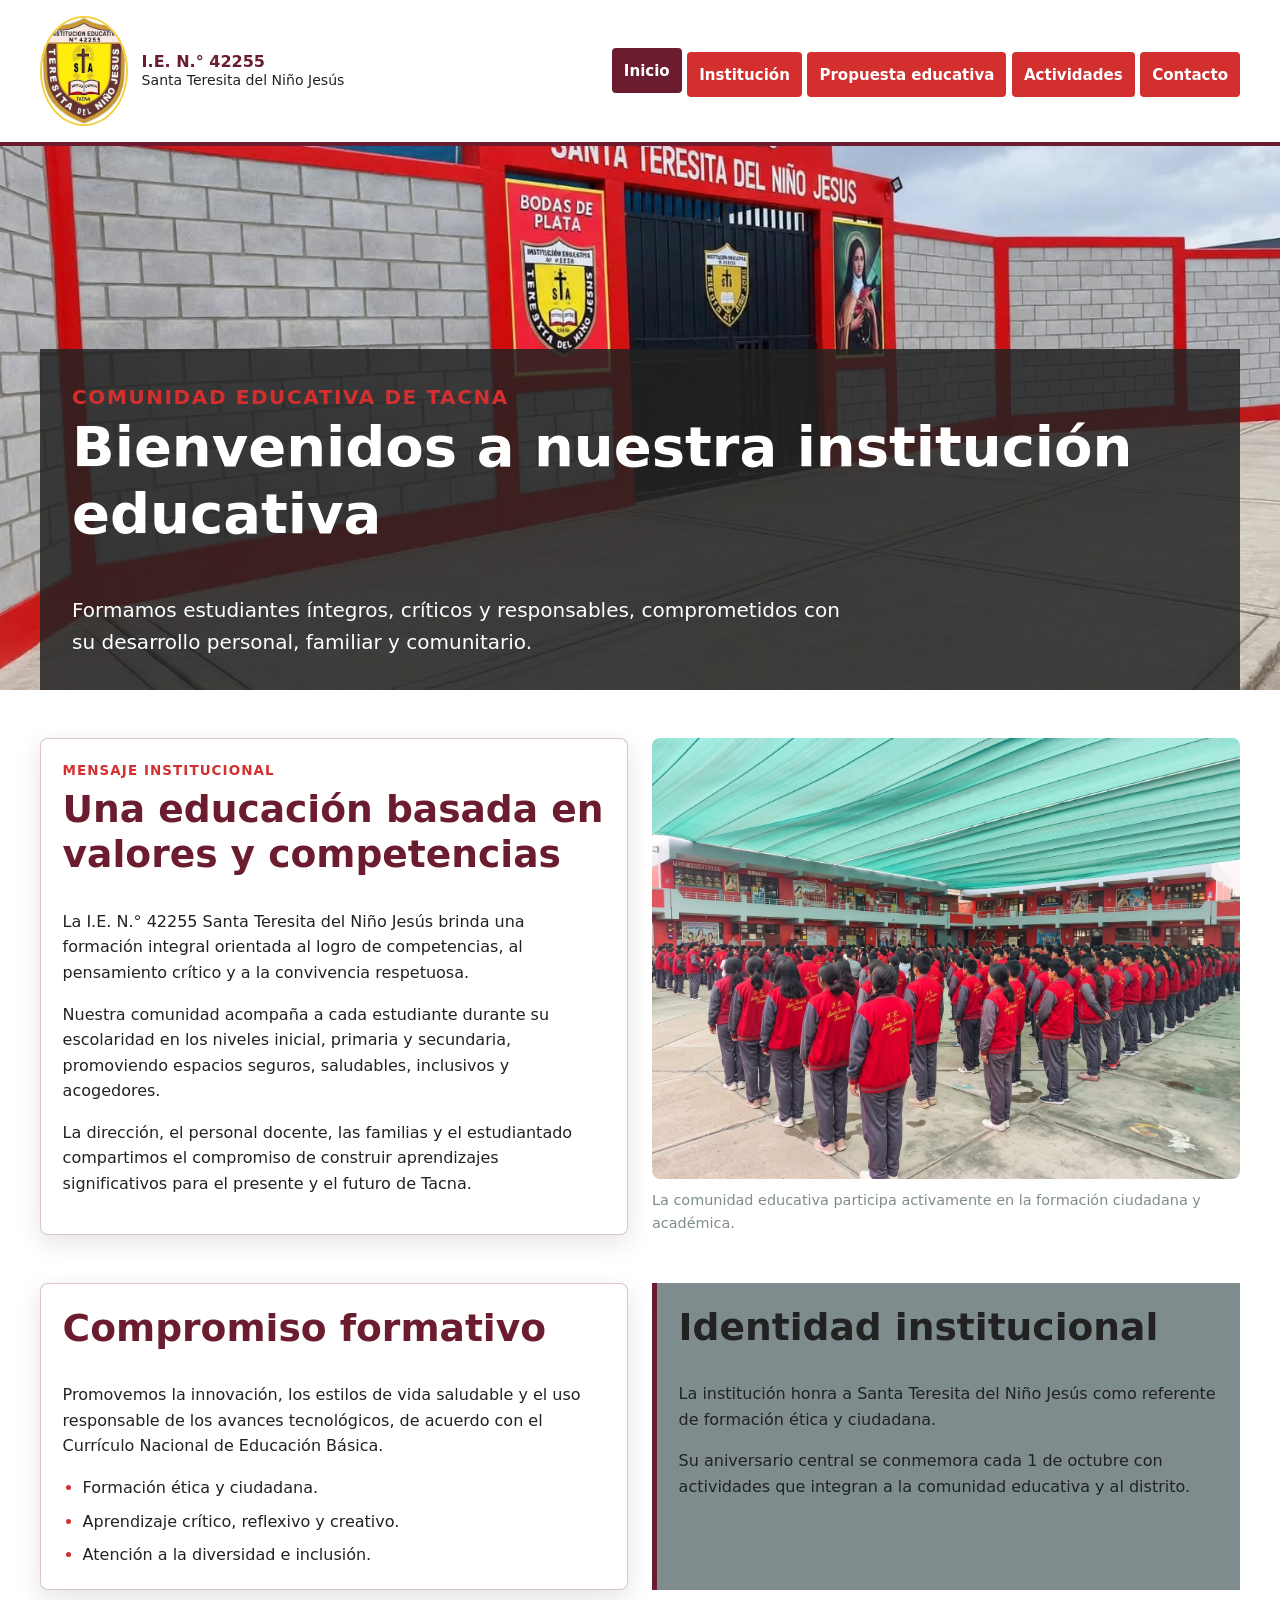
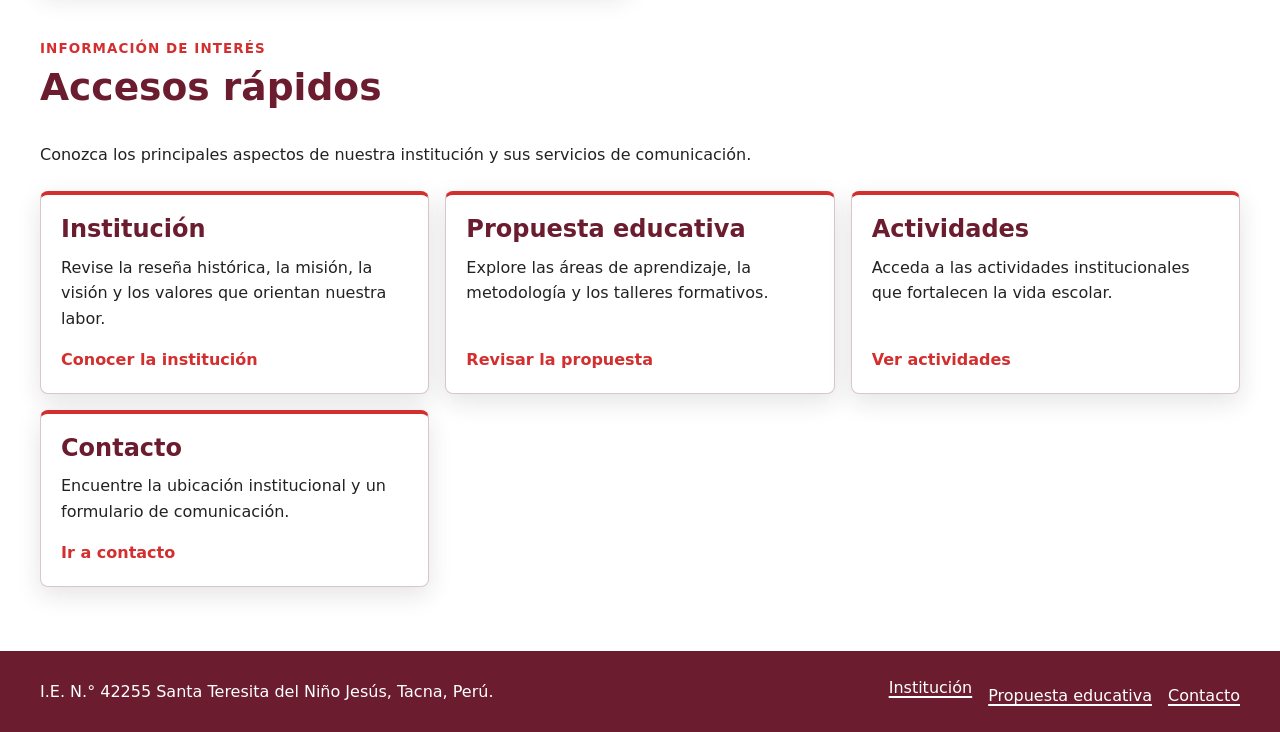
<file: index.html>
<!DOCTYPE html>
<html lang="es">
<head>
  <meta charset="UTF-8">
  <meta name="viewport" content="width=device-width, initial-scale=1.0">
  <meta name="description" content="Micrositio institucional de la I.E. N.° 42255 Santa Teresita del Niño Jesús, Tacna.">
  <title>I.E. N.° 42255 Santa Teresita del Niño Jesús | Inicio</title>
  <link rel="stylesheet" href="estilo.css">
</head>
<body>
  <a class="skip-link" href="#contenido-principal">Ir al contenido principal</a>

  <header class="site-header">
    <div class="container header-inner">
      <a class="brand" href="index.html" aria-label="Inicio de la I.E. N.° 42255 Santa Teresita del Niño Jesús">
        <img class="site-logo" src="img/insignia.jpg" alt="Insignia institucional de la I.E. N.° 42255 Santa Teresita del Niño Jesús">
        <span class="brand-text">
          <strong>I.E. N.° 42255</strong>
          <span>Santa Teresita del Niño Jesús</span>
        </span>
      </a>

      <nav class="site-nav" aria-label="Navegación principal">
        <ul>
          <li><a href="index.html" aria-current="page">Inicio</a></li>
          <li><a href="institucion.html">Institución</a></li>
          <li><a href="propuesta.html">Propuesta educativa</a></li>
          <li><a href="actividades.html">Actividades</a></li>
          <li><a href="contacto.html">Contacto</a></li>
        </ul>
      </nav>
    </div>
  </header>

  <main id="contenido-principal">
    <section class="hero" aria-labelledby="titulo-principal">
      <img class="hero-image" src="img/fachada-entrada-colegio.jpg" alt="Fachada principal de la I.E. N.° 42255 Santa Teresita del Niño Jesús en Tacna">
      <div class="hero-content">
        <p class="eyebrow">Comunidad educativa de Tacna</p>
        <h1 id="titulo-principal">Bienvenidos a nuestra institución educativa</h1>
        <p>Formamos estudiantes íntegros, críticos y responsables, comprometidos con su desarrollo personal, familiar y comunitario.</p>
      </div>
    </section>

    <section class="page-main" aria-labelledby="bienvenida-titulo">
      <div class="container">
        <div class="welcome-grid">
          <article class="panel">
            <p class="eyebrow">Mensaje institucional</p>
            <h2 id="bienvenida-titulo">Una educación basada en valores y competencias</h2>
            <p>La I.E. N.° 42255 Santa Teresita del Niño Jesús brinda una formación integral orientada al logro de competencias, al pensamiento crítico y a la convivencia respetuosa.</p>
            <p>Nuestra comunidad acompaña a cada estudiante durante su escolaridad en los niveles inicial, primaria y secundaria, promoviendo espacios seguros, saludables, inclusivos y acogedores.</p>
            <p>La dirección, el personal docente, las familias y el estudiantado compartimos el compromiso de construir aprendizajes significativos para el presente y el futuro de Tacna.</p>
          </article>

          <figure class="image-with-caption">
            <img class="welcome-image" src="img/estudiantes-formacion-patio.jpg" alt="Estudiantes reunidos en el patio durante una actividad de formación institucional">
            <figcaption>La comunidad educativa participa activamente en la formación ciudadana y académica.</figcaption>
          </figure>
        </div>

        <div class="content-grid section-space">
          <article class="info-card">
            <h2>Compromiso formativo</h2>
            <p>Promovemos la innovación, los estilos de vida saludable y el uso responsable de los avances tecnológicos, de acuerdo con el Currículo Nacional de Educación Básica.</p>
            <ul class="highlight-list">
              <li>Formación ética y ciudadana.</li>
              <li>Aprendizaje crítico, reflexivo y creativo.</li>
              <li>Atención a la diversidad e inclusión.</li>
            </ul>
          </article>

          <aside class="sidebar" aria-labelledby="identidad-titulo">
            <h2 id="identidad-titulo">Identidad institucional</h2>
            <p>La institución honra a Santa Teresita del Niño Jesús como referente de formación ética y ciudadana.</p>
            <p>Su aniversario central se conmemora cada 1 de octubre con actividades que integran a la comunidad educativa y al distrito.</p>
          </aside>
        </div>

        <section class="section-space" aria-labelledby="accesos-titulo">
          <div class="section-heading">
            <p class="eyebrow">Información de interés</p>
            <h2 id="accesos-titulo">Accesos rápidos</h2>
            <p>Conozca los principales aspectos de nuestra institución y sus servicios de comunicación.</p>
          </div>

          <div class="quick-links">
            <a class="quick-card" href="institucion.html">
              <div>
                <h3>Institución</h3>
                <p>Revise la reseña histórica, la misión, la visión y los valores que orientan nuestra labor.</p>
              </div>
              <span>Conocer la institución</span>
            </a>

            <a class="quick-card" href="propuesta.html">
              <div>
                <h3>Propuesta educativa</h3>
                <p>Explore las áreas de aprendizaje, la metodología y los talleres formativos.</p>
              </div>
              <span>Revisar la propuesta</span>
            </a>

            <a class="quick-card" href="actividades.html">
              <div>
                <h3>Actividades</h3>
                <p>Acceda a las actividades institucionales que fortalecen la vida escolar.</p>
              </div>
              <span>Ver actividades</span>
            </a>

            <a class="quick-card" href="contacto.html">
              <div>
                <h3>Contacto</h3>
                <p>Encuentre la ubicación institucional y un formulario de comunicación.</p>
              </div>
              <span>Ir a contacto</span>
            </a>
          </div>
        </section>
      </div>
    </section>
  </main>

  <footer class="site-footer">
    <div class="container footer-inner">
      <p>I.E. N.° 42255 Santa Teresita del Niño Jesús, Tacna, Perú.</p>
      <nav aria-label="Enlaces del pie de página">
        <ul class="footer-links">
          <li><a href="institucion.html">Institución</a></li>
          <li><a href="propuesta.html">Propuesta educativa</a></li>
          <li><a href="contacto.html">Contacto</a></li>
        </ul>
      </nav>
    </div>
  </footer>
</body>
</html>
</file>
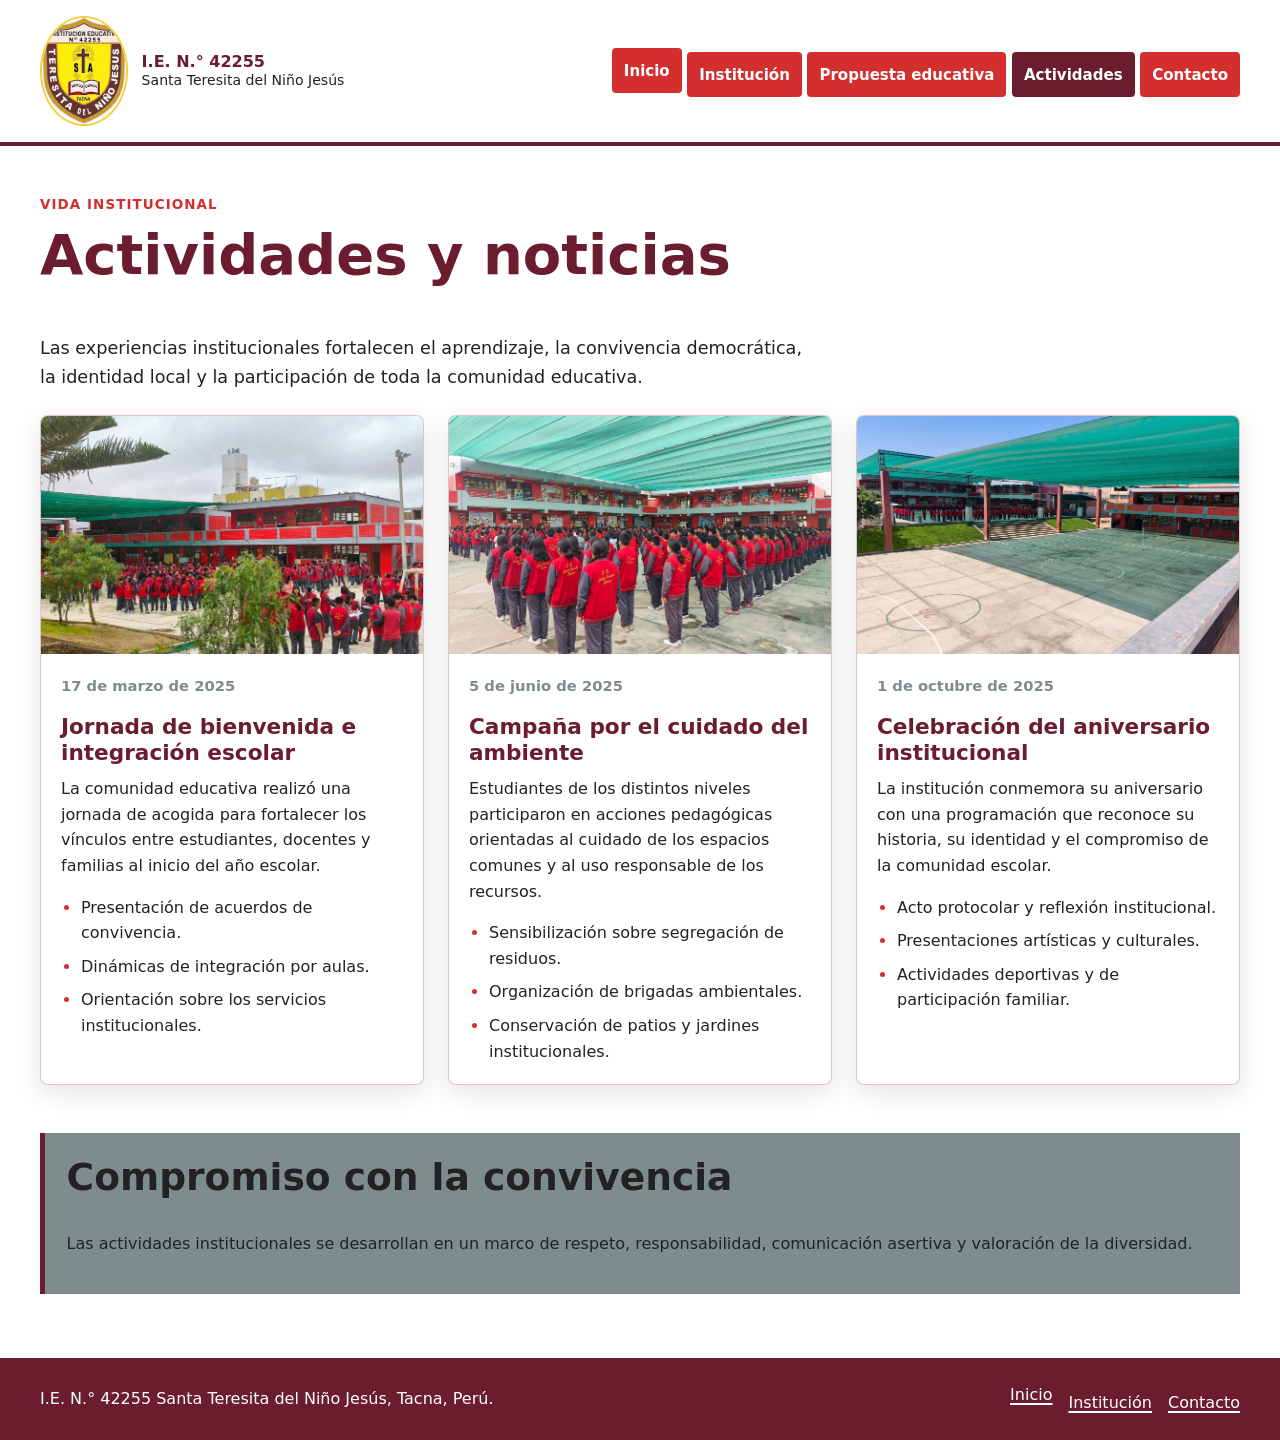
<file: actividades.html>
<!DOCTYPE html>
<html lang="es">
<head>
  <meta charset="UTF-8">
  <meta name="viewport" content="width=device-width, initial-scale=1.0">
  <meta name="description" content="Actividades institucionales de la I.E. N.° 42255 Santa Teresita del Niño Jesús.">
  <title>I.E. N.° 42255 Santa Teresita del Niño Jesús | Actividades</title>
  <link rel="stylesheet" href="estilo.css">
</head>
<body>
  <a class="skip-link" href="#contenido-principal">Ir al contenido principal</a>

  <header class="site-header">
    <div class="container header-inner">
      <a class="brand" href="index.html" aria-label="Inicio de la I.E. N.° 42255 Santa Teresita del Niño Jesús">
        <img class="site-logo" src="img/insignia.jpg" alt="Insignia institucional de la I.E. N.° 42255 Santa Teresita del Niño Jesús">
        <span class="brand-text">
          <strong>I.E. N.° 42255</strong>
          <span>Santa Teresita del Niño Jesús</span>
        </span>
      </a>

      <nav class="site-nav" aria-label="Navegación principal">
        <ul>
          <li><a href="index.html">Inicio</a></li>
          <li><a href="institucion.html">Institución</a></li>
          <li><a href="propuesta.html">Propuesta educativa</a></li>
          <li><a href="actividades.html" aria-current="page">Actividades</a></li>
          <li><a href="contacto.html">Contacto</a></li>
        </ul>
      </nav>
    </div>
  </header>

  <main id="contenido-principal" class="page-main">
    <div class="container">
      <section aria-labelledby="actividades-titulo">
        <div class="section-heading">
          <p class="eyebrow">Vida institucional</p>
          <h1 id="actividades-titulo">Actividades y noticias</h1>
          <p class="lead">Las experiencias institucionales fortalecen el aprendizaje, la convivencia democrática, la identidad local y la participación de toda la comunidad educativa.</p>
        </div>

        <div class="news-list">
          <article class="news-card">
            <img src="img/actividad-alumnos-patio.jpg" alt="Estudiantes participando en una actividad formativa en el patio institucional">
            <div class="news-card-content">
              <p class="news-date"><time datetime="2025-03-17">17 de marzo de 2025</time></p>
              <h2>Jornada de bienvenida e integración escolar</h2>
              <p>La comunidad educativa realizó una jornada de acogida para fortalecer los vínculos entre estudiantes, docentes y familias al inicio del año escolar.</p>
              <ul class="activity-list-detail">
                <li>Presentación de acuerdos de convivencia.</li>
                <li>Dinámicas de integración por aulas.</li>
                <li>Orientación sobre los servicios institucionales.</li>
              </ul>
            </div>
          </article>

          <article class="news-card">
            <img src="img/estudiantes-formacion-patio.jpg" alt="Estudiantes formados en el patio durante una ceremonia institucional">
            <div class="news-card-content">
              <p class="news-date"><time datetime="2025-06-05">5 de junio de 2025</time></p>
              <h2>Campaña por el cuidado del ambiente</h2>
              <p>Estudiantes de los distintos niveles participaron en acciones pedagógicas orientadas al cuidado de los espacios comunes y al uso responsable de los recursos.</p>
              <ul class="activity-list-detail">
                <li>Sensibilización sobre segregación de residuos.</li>
                <li>Organización de brigadas ambientales.</li>
                <li>Conservación de patios y jardines institucionales.</li>
              </ul>
            </div>
          </article>

          <article class="news-card">
            <img src="img/cancha-deportiva.jpg" alt="Cancha deportiva preparada para una jornada de actividad física escolar">
            <div class="news-card-content">
              <p class="news-date"><time datetime="2025-10-01">1 de octubre de 2025</time></p>
              <h2>Celebración del aniversario institucional</h2>
              <p>La institución conmemora su aniversario con una programación que reconoce su historia, su identidad y el compromiso de la comunidad escolar.</p>
              <ul class="activity-list-detail">
                <li>Acto protocolar y reflexión institucional.</li>
                <li>Presentaciones artísticas y culturales.</li>
                <li>Actividades deportivas y de participación familiar.</li>
              </ul>
            </div>
          </article>
        </div>
      </section>

      <aside class="sidebar section-space" aria-labelledby="convivencia-titulo">
        <h2 id="convivencia-titulo">Compromiso con la convivencia</h2>
        <p>Las actividades institucionales se desarrollan en un marco de respeto, responsabilidad, comunicación asertiva y valoración de la diversidad.</p>
      </aside>
    </div>
  </main>

  <footer class="site-footer">
    <div class="container footer-inner">
      <p>I.E. N.° 42255 Santa Teresita del Niño Jesús, Tacna, Perú.</p>
      <nav aria-label="Enlaces del pie de página">
        <ul class="footer-links">
          <li><a href="index.html">Inicio</a></li>
          <li><a href="institucion.html">Institución</a></li>
          <li><a href="contacto.html">Contacto</a></li>
        </ul>
      </nav>
    </div>
  </footer>
</body>
</html>
</file>
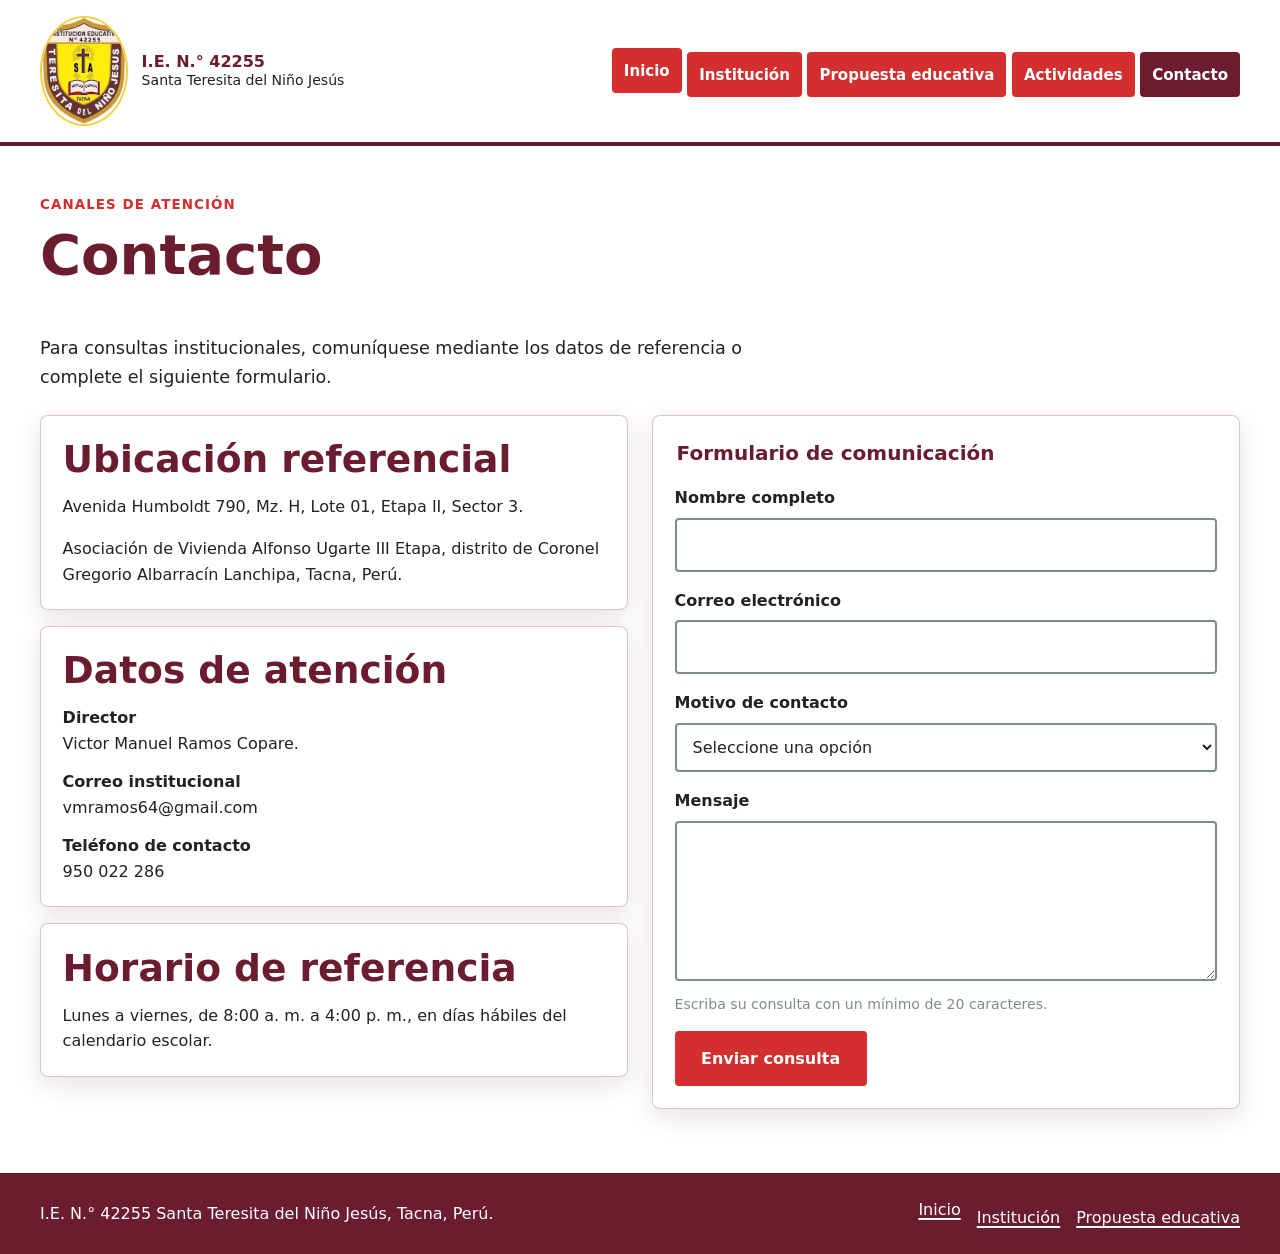
<file: contacto.html>
<!DOCTYPE html>
<html lang="es">
<head>
  <meta charset="UTF-8">
  <meta name="viewport" content="width=device-width, initial-scale=1.0">
  <meta name="description" content="Canales de contacto y formulario de comunicación de la I.E. N.° 42255 Santa Teresita del Niño Jesús.">
  <title>I.E. N.° 42255 Santa Teresita del Niño Jesús | Contacto</title>
  <link rel="stylesheet" href="estilo.css">
</head>
<body>
  <a class="skip-link" href="#contenido-principal">Ir al contenido principal</a>

  <header class="site-header">
    <div class="container header-inner">
      <a class="brand" href="index.html" aria-label="Inicio de la I.E. N.° 42255 Santa Teresita del Niño Jesús">
        <img class="site-logo" src="img/insignia.jpg" alt="Insignia institucional de la I.E. N.° 42255 Santa Teresita del Niño Jesús">
        <span class="brand-text">
          <strong>I.E. N.° 42255</strong>
          <span>Santa Teresita del Niño Jesús</span>
        </span>
      </a>

      <nav class="site-nav" aria-label="Navegación principal">
        <ul>
          <li><a href="index.html">Inicio</a></li>
          <li><a href="institucion.html">Institución</a></li>
          <li><a href="propuesta.html">Propuesta educativa</a></li>
          <li><a href="actividades.html">Actividades</a></li>
          <li><a href="contacto.html" aria-current="page">Contacto</a></li>
        </ul>
      </nav>
    </div>
  </header>

  <main id="contenido-principal" class="page-main">
    <div class="container">
      <section aria-labelledby="contacto-titulo">
        <div class="section-heading">
          <p class="eyebrow">Canales de atención</p>
          <h1 id="contacto-titulo">Contacto</h1>
          <p class="lead">Para consultas institucionales, comuníquese mediante los datos de referencia o complete el siguiente formulario.</p>
        </div>

        <div class="contact-layout">
          <aside class="contact-details" aria-labelledby="datos-contacto-titulo">
            <article class="contact-card">
              <h2 id="datos-contacto-titulo">Ubicación referencial</h2>
              <p>Avenida Humboldt 790, Mz. H, Lote 01, Etapa II, Sector 3.</p>
              <p>Asociación de Vivienda Alfonso Ugarte III Etapa, distrito de Coronel Gregorio Albarracín Lanchipa, Tacna, Perú.</p>
            </article>

            <article class="contact-card">
              <h2>Datos de atención</h2>
              <ul class="data-list">
                <li>
                  <strong>Director</strong>
                  Victor Manuel Ramos Copare.
                </li>
                <li>
                  <strong>Correo institucional</strong>
                  vmramos64@gmail.com
                </li>
                <li>
                  <strong>Teléfono de contacto</strong>
                  950 022 286
                </li>
              </ul>
            </article>

            <article class="contact-card">
              <h2>Horario de referencia</h2>
              <p>Lunes a viernes, de 8:00 a. m. a 4:00 p. m., en días hábiles del calendario escolar.</p>
            </article>
          </aside>

          <section class="contact-form" aria-labelledby="formulario-titulo">
            <form action="#" method="post">
              <fieldset class="form-fieldset">
                <legend id="formulario-titulo">Formulario de comunicación</legend>

                <div class="form-row">
                  <label for="nombre">Nombre completo</label>
                  <input id="nombre" name="nombre" type="text" autocomplete="name" required minlength="3" maxlength="80" pattern="[A-Za-zÁÉÍÓÚáéíóúÑñÜü ]{3,80}" title="Ingrese solo letras y espacios, con un mínimo de 3 caracteres.">
                </div>

                <div class="form-row">
                  <label for="correo">Correo electrónico</label>
                  <input id="correo" name="correo" type="email" autocomplete="email" required maxlength="120">
                </div>

                <div class="form-row">
                  <label for="motivo">Motivo de contacto</label>
                  <select id="motivo" name="motivo" required>
                    <option value="" selected disabled>Seleccione una opción</option>
                    <option value="consulta-academica">Consulta académica</option>
                    <option value="matricula">Información sobre matrícula</option>
                    <option value="convivencia">Convivencia escolar</option>
                    <option value="otro">Otro asunto institucional</option>
                  </select>
                </div>

                <div class="form-row">
                  <label for="mensaje">Mensaje</label>
                  <textarea id="mensaje" name="mensaje" required minlength="20" maxlength="1000" aria-describedby="ayuda-mensaje"></textarea>
                </div>
                <p id="ayuda-mensaje" class="form-help">Escriba su consulta con un mínimo de 20 caracteres.</p>

                <button class="submit-button" type="submit">Enviar consulta</button>
              </fieldset>
            </form>
          </section>
        </div>
      </section>
    </div>
  </main>

  <footer class="site-footer">
    <div class="container footer-inner">
      <p>I.E. N.° 42255 Santa Teresita del Niño Jesús, Tacna, Perú.</p>
      <nav aria-label="Enlaces del pie de página">
        <ul class="footer-links">
          <li><a href="index.html">Inicio</a></li>
          <li><a href="institucion.html">Institución</a></li>
          <li><a href="propuesta.html">Propuesta educativa</a></li>
        </ul>
      </nav>
    </div>
  </footer>
</body>
</html>
</file>
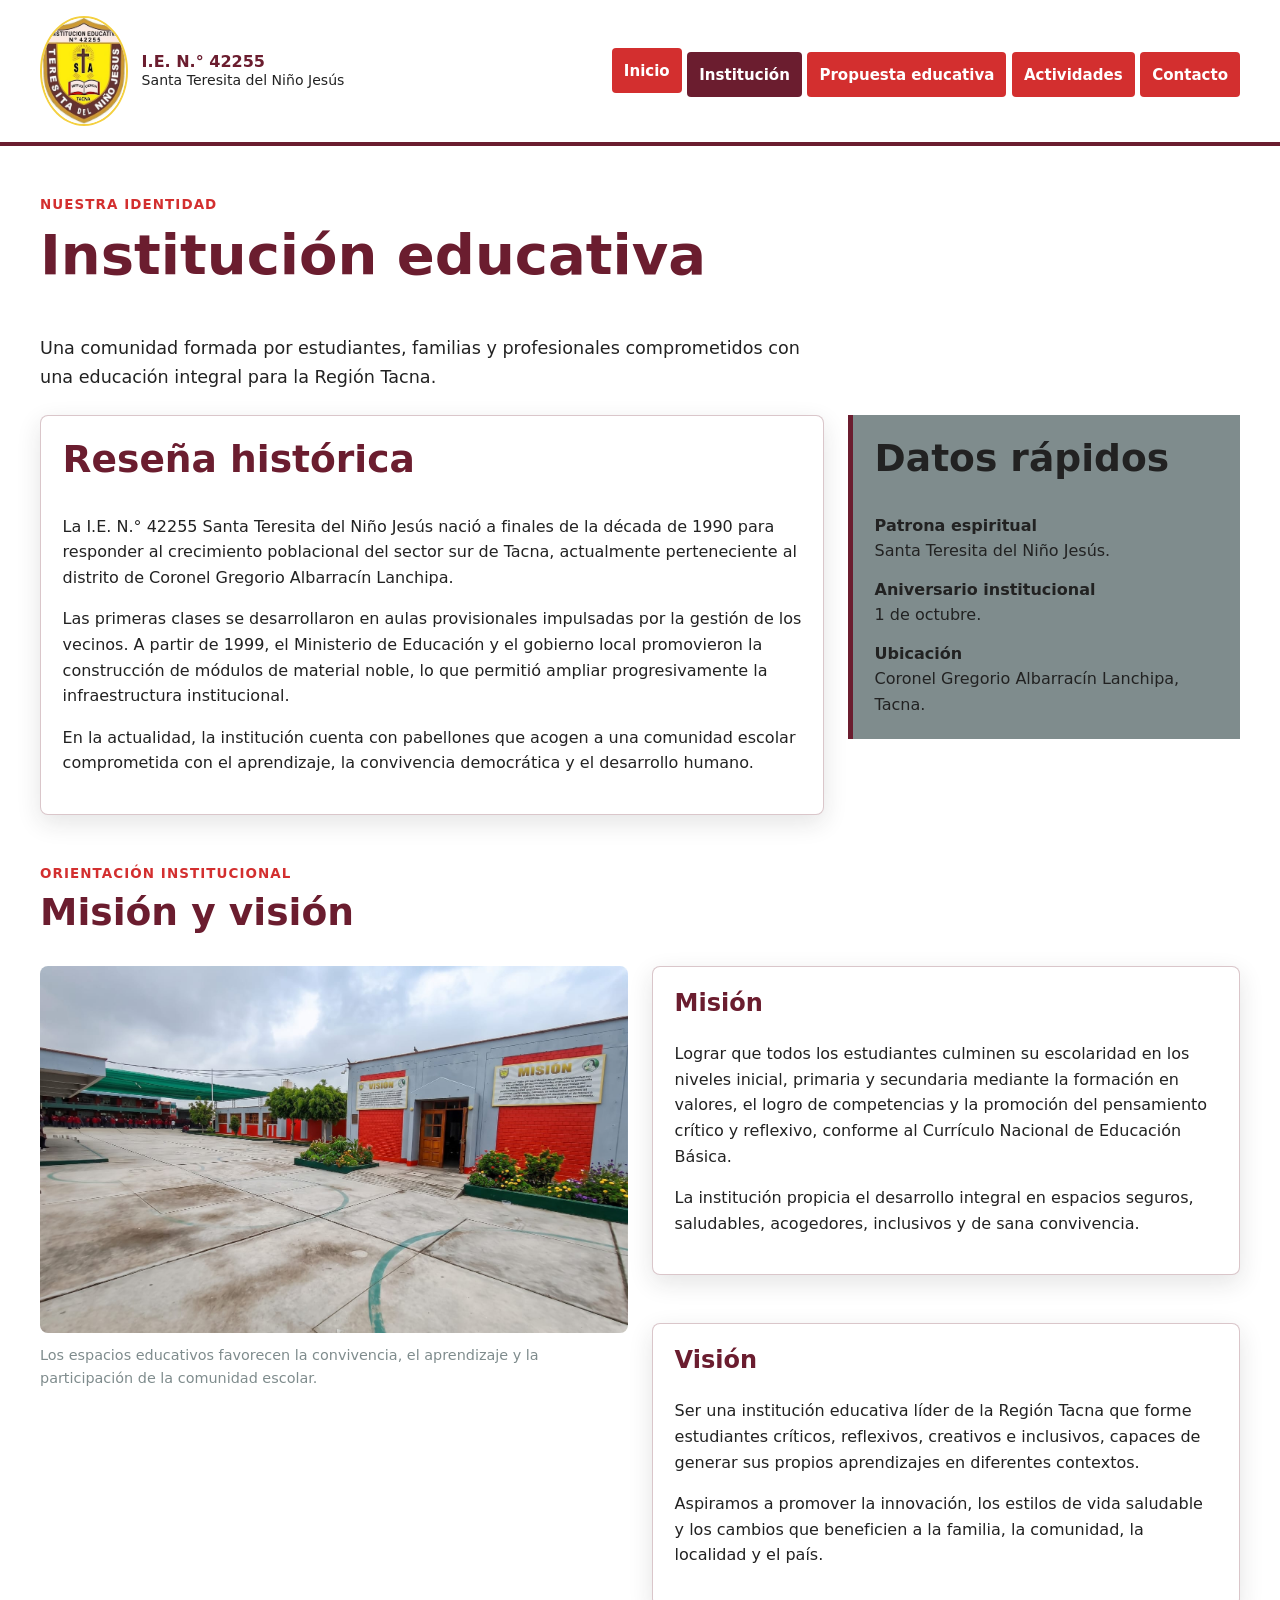
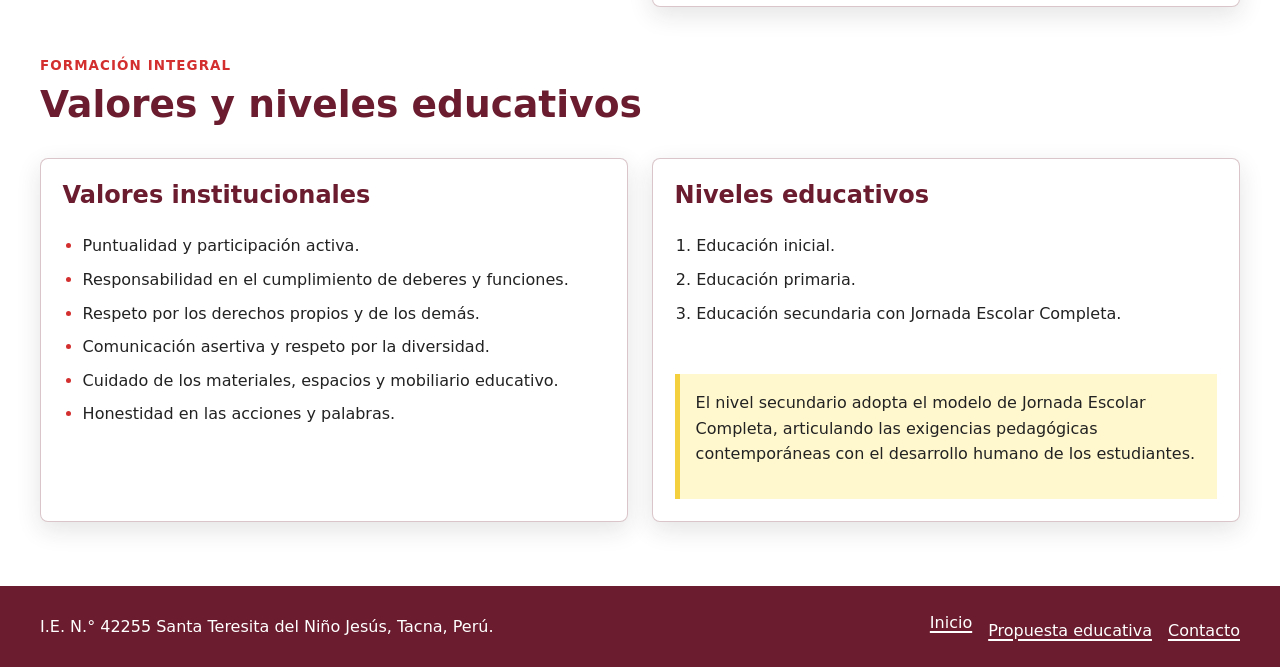
<file: institucion.html>
<!DOCTYPE html>
<html lang="es">
<head>
  <meta charset="UTF-8">
  <meta name="viewport" content="width=device-width, initial-scale=1.0">
  <meta name="description" content="Información institucional, misión, visión y niveles educativos de la I.E. N.° 42255 Santa Teresita del Niño Jesús.">
  <title>I.E. N.° 42255 Santa Teresita del Niño Jesús | Institución</title>
  <link rel="stylesheet" href="estilo.css">
</head>
<body>
  <a class="skip-link" href="#contenido-principal">Ir al contenido principal</a>

  <header class="site-header">
    <div class="container header-inner">
      <a class="brand" href="index.html" aria-label="Inicio de la I.E. N.° 42255 Santa Teresita del Niño Jesús">
        <img class="site-logo" src="img/insignia.jpg" alt="Insignia institucional de la I.E. N.° 42255 Santa Teresita del Niño Jesús">
        <span class="brand-text">
          <strong>I.E. N.° 42255</strong>
          <span>Santa Teresita del Niño Jesús</span>
        </span>
      </a>

      <nav class="site-nav" aria-label="Navegación principal">
        <ul>
          <li><a href="index.html">Inicio</a></li>
          <li><a href="institucion.html" aria-current="page">Institución</a></li>
          <li><a href="propuesta.html">Propuesta educativa</a></li>
          <li><a href="actividades.html">Actividades</a></li>
          <li><a href="contacto.html">Contacto</a></li>
        </ul>
      </nav>
    </div>
  </header>

  <main id="contenido-principal" class="page-main">
    <div class="container">
      <section aria-labelledby="institucion-titulo">
        <div class="section-heading">
          <p class="eyebrow">Nuestra identidad</p>
          <h1 id="institucion-titulo">Institución educativa</h1>
          <p class="lead">Una comunidad formada por estudiantes, familias y profesionales comprometidos con una educación integral para la Región Tacna.</p>
        </div>

        <div class="institution-layout">
          <article class="panel" aria-labelledby="historia-titulo">
            <h2 id="historia-titulo">Reseña histórica</h2>
            <p>La I.E. N.° 42255 Santa Teresita del Niño Jesús nació a finales de la década de 1990 para responder al crecimiento poblacional del sector sur de Tacna, actualmente perteneciente al distrito de Coronel Gregorio Albarracín Lanchipa.</p>
            <p>Las primeras clases se desarrollaron en aulas provisionales impulsadas por la gestión de los vecinos. A partir de 1999, el Ministerio de Educación y el gobierno local promovieron la construcción de módulos de material noble, lo que permitió ampliar progresivamente la infraestructura institucional.</p>
            <p>En la actualidad, la institución cuenta con pabellones que acogen a una comunidad escolar comprometida con el aprendizaje, la convivencia democrática y el desarrollo humano.</p>
          </article>

          <aside class="sidebar" aria-labelledby="datos-rapidos-titulo">
            <h2 id="datos-rapidos-titulo">Datos rápidos</h2>
            <ul class="data-list">
              <li>
                <strong>Patrona espiritual</strong>
                Santa Teresita del Niño Jesús.
              </li>
              <li>
                <strong>Aniversario institucional</strong>
                1 de octubre.
              </li>
              <li>
                <strong>Ubicación</strong>
                Coronel Gregorio Albarracín Lanchipa, Tacna.
              </li>
            </ul>
          </aside>
        </div>
      </section>

      <section class="section-space" aria-labelledby="mision-vision-titulo">
        <div class="section-heading">
          <p class="eyebrow">Orientación institucional</p>
          <h2 id="mision-vision-titulo">Misión y visión</h2>
        </div>

        <div class="mission-vision">
          <figure class="image-with-caption">
            <img class="figure-image" src="img/patio-mision-vision.jpg" alt="Patio institucional que representa los espacios de convivencia y aprendizaje de la comunidad educativa">
            <figcaption>Los espacios educativos favorecen la convivencia, el aprendizaje y la participación de la comunidad escolar.</figcaption>
          </figure>

          <div>
            <article class="panel">
              <h3>Misión</h3>
              <p>Lograr que todos los estudiantes culminen su escolaridad en los niveles inicial, primaria y secundaria mediante la formación en valores, el logro de competencias y la promoción del pensamiento crítico y reflexivo, conforme al Currículo Nacional de Educación Básica.</p>
              <p>La institución propicia el desarrollo integral en espacios seguros, saludables, acogedores, inclusivos y de sana convivencia.</p>
            </article>

            <article class="panel section-space">
              <h3>Visión</h3>
              <p>Ser una institución educativa líder de la Región Tacna que forme estudiantes críticos, reflexivos, creativos e inclusivos, capaces de generar sus propios aprendizajes en diferentes contextos.</p>
              <p>Aspiramos a promover la innovación, los estilos de vida saludable y los cambios que beneficien a la familia, la comunidad, la localidad y el país.</p>
            </article>
          </div>
        </div>
      </section>

      <section class="section-space" aria-labelledby="valores-niveles-titulo">
        <div class="section-heading">
          <p class="eyebrow">Formación integral</p>
          <h2 id="valores-niveles-titulo">Valores y niveles educativos</h2>
        </div>

        <div class="two-column-list">
          <article class="info-card">
            <h3>Valores institucionales</h3>
            <ul class="values-list">
              <li>Puntualidad y participación activa.</li>
              <li>Responsabilidad en el cumplimiento de deberes y funciones.</li>
              <li>Respeto por los derechos propios y de los demás.</li>
              <li>Comunicación asertiva y respeto por la diversidad.</li>
              <li>Cuidado de los materiales, espacios y mobiliario educativo.</li>
              <li>Honestidad en las acciones y palabras.</li>
            </ul>
          </article>

          <article class="info-card">
            <h3>Niveles educativos</h3>
            <ol>
              <li>Educación inicial.</li>
              <li>Educación primaria.</li>
              <li>Educación secundaria con Jornada Escolar Completa.</li>
            </ol>
            <div class="callout section-space">
              <p>El nivel secundario adopta el modelo de Jornada Escolar Completa, articulando las exigencias pedagógicas contemporáneas con el desarrollo humano de los estudiantes.</p>
            </div>
          </article>
        </div>
      </section>
    </div>
  </main>

  <footer class="site-footer">
    <div class="container footer-inner">
      <p>I.E. N.° 42255 Santa Teresita del Niño Jesús, Tacna, Perú.</p>
      <nav aria-label="Enlaces del pie de página">
        <ul class="footer-links">
          <li><a href="index.html">Inicio</a></li>
          <li><a href="propuesta.html">Propuesta educativa</a></li>
          <li><a href="contacto.html">Contacto</a></li>
        </ul>
      </nav>
    </div>
  </footer>
</body>
</html>
</file>
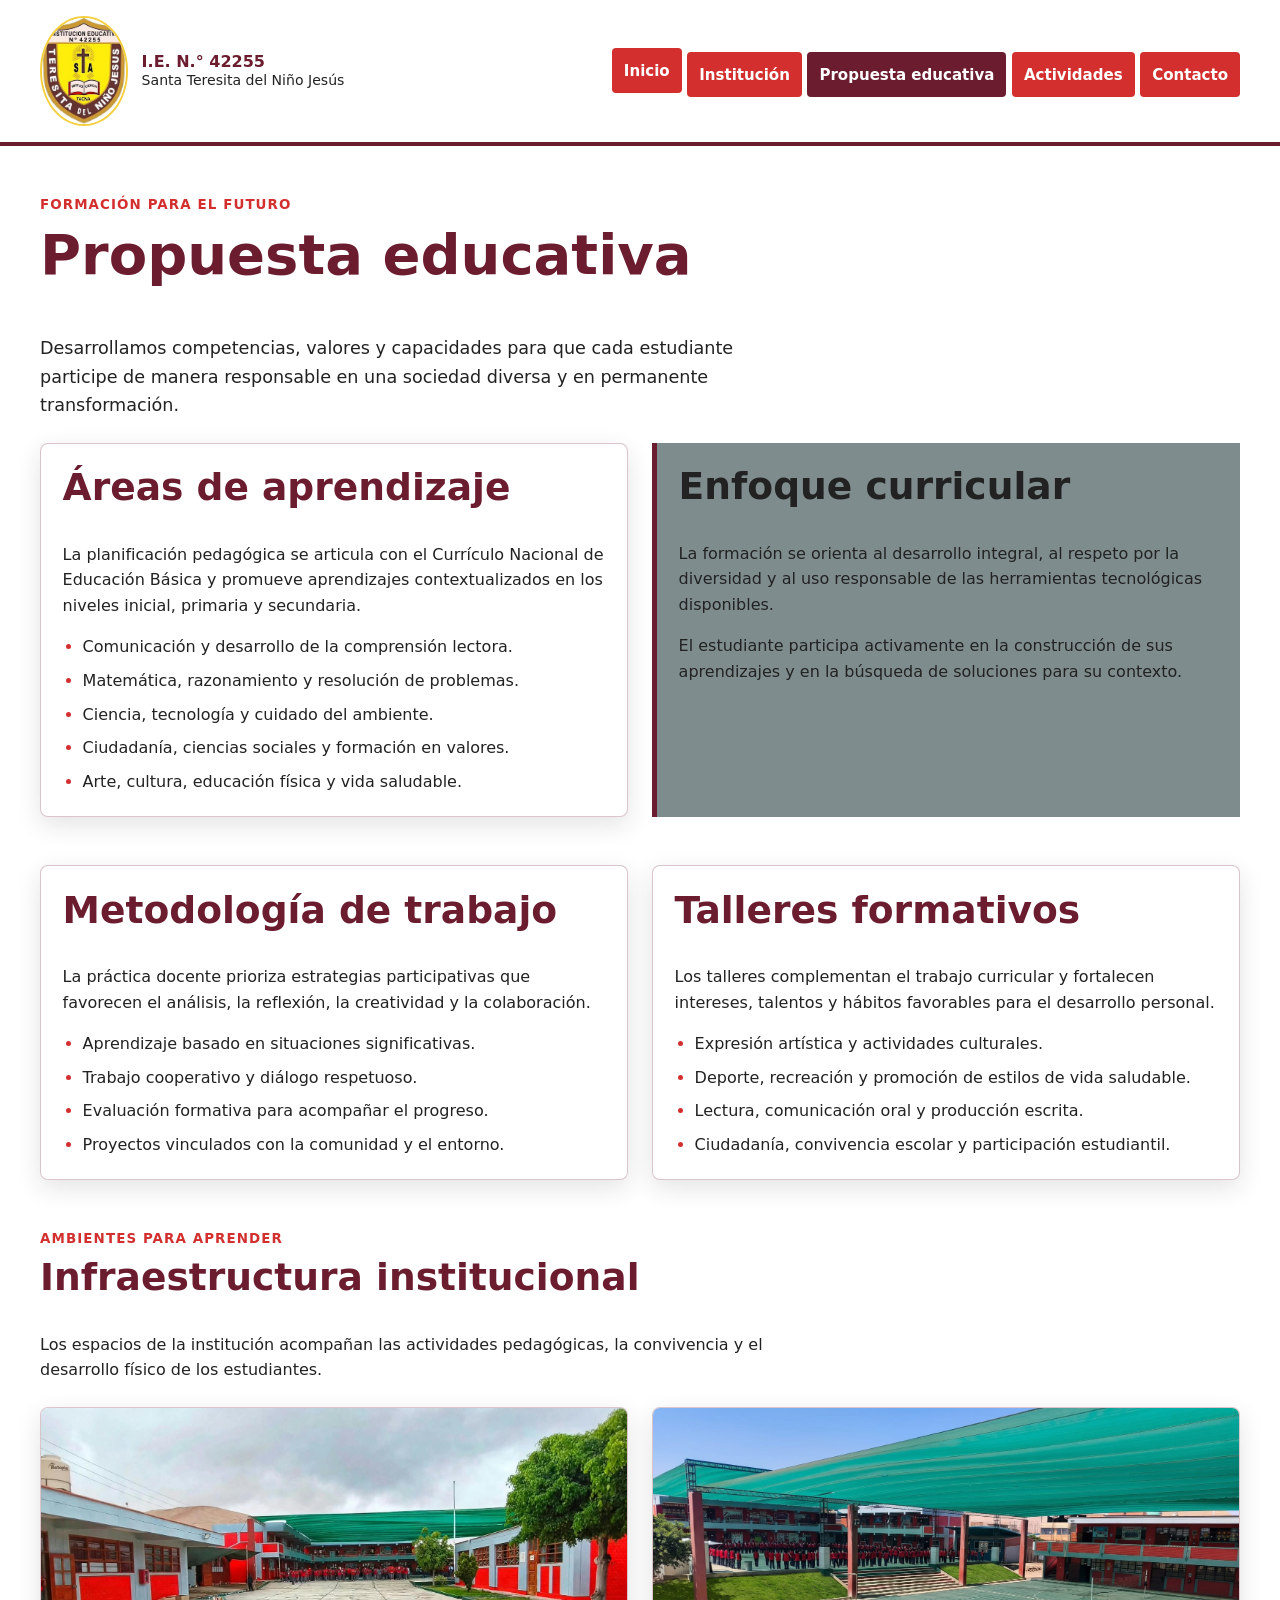
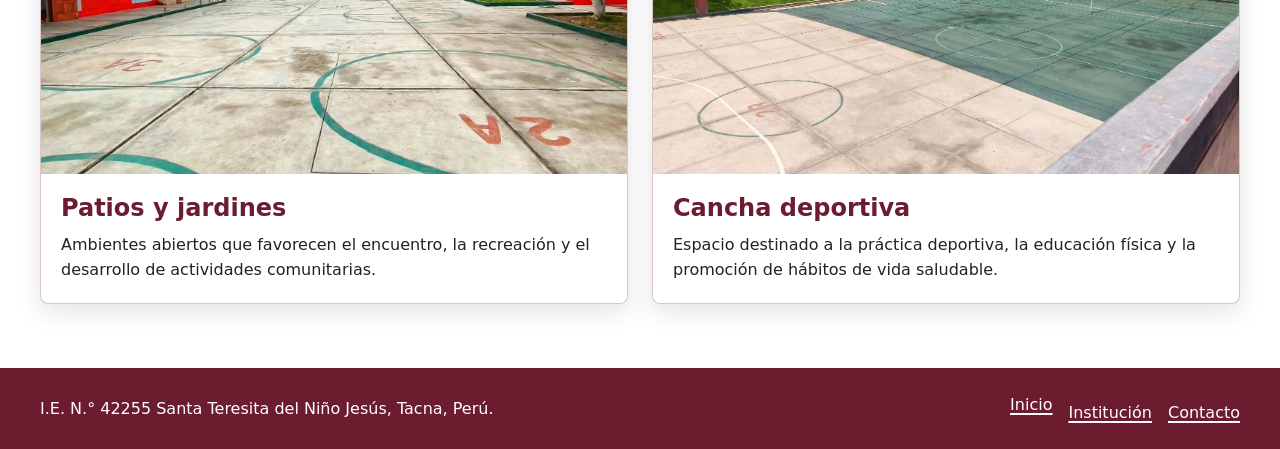
<file: propuesta.html>
<!DOCTYPE html>
<html lang="es">
<head>
  <meta charset="UTF-8">
  <meta name="viewport" content="width=device-width, initial-scale=1.0">
  <meta name="description" content="Propuesta educativa, metodología, talleres e infraestructura de la I.E. N.° 42255 Santa Teresita del Niño Jesús.">
  <title>I.E. N.° 42255 Santa Teresita del Niño Jesús | Propuesta educativa</title>
  <link rel="stylesheet" href="estilo.css">
</head>
<body>
  <a class="skip-link" href="#contenido-principal">Ir al contenido principal</a>

  <header class="site-header">
    <div class="container header-inner">
      <a class="brand" href="index.html" aria-label="Inicio de la I.E. N.° 42255 Santa Teresita del Niño Jesús">
        <img class="site-logo" src="img/insignia.jpg" alt="Insignia institucional de la I.E. N.° 42255 Santa Teresita del Niño Jesús">
        <span class="brand-text">
          <strong>I.E. N.° 42255</strong>
          <span>Santa Teresita del Niño Jesús</span>
        </span>
      </a>

      <nav class="site-nav" aria-label="Navegación principal">
        <ul>
          <li><a href="index.html">Inicio</a></li>
          <li><a href="institucion.html">Institución</a></li>
          <li><a href="propuesta.html" aria-current="page">Propuesta educativa</a></li>
          <li><a href="actividades.html">Actividades</a></li>
          <li><a href="contacto.html">Contacto</a></li>
        </ul>
      </nav>
    </div>
  </header>

  <main id="contenido-principal" class="page-main">
    <div class="container">
      <section aria-labelledby="propuesta-titulo">
        <div class="section-heading">
          <p class="eyebrow">Formación para el futuro</p>
          <h1 id="propuesta-titulo">Propuesta educativa</h1>
          <p class="lead">Desarrollamos competencias, valores y capacidades para que cada estudiante participe de manera responsable en una sociedad diversa y en permanente transformación.</p>
        </div>

        <div class="content-grid">
          <article class="panel" aria-labelledby="areas-titulo">
            <h2 id="areas-titulo">Áreas de aprendizaje</h2>
            <p>La planificación pedagógica se articula con el Currículo Nacional de Educación Básica y promueve aprendizajes contextualizados en los niveles inicial, primaria y secundaria.</p>
            <ul class="highlight-list">
              <li>Comunicación y desarrollo de la comprensión lectora.</li>
              <li>Matemática, razonamiento y resolución de problemas.</li>
              <li>Ciencia, tecnología y cuidado del ambiente.</li>
              <li>Ciudadanía, ciencias sociales y formación en valores.</li>
              <li>Arte, cultura, educación física y vida saludable.</li>
            </ul>
          </article>

          <aside class="sidebar" aria-labelledby="enfoque-titulo">
            <h2 id="enfoque-titulo">Enfoque curricular</h2>
            <p>La formación se orienta al desarrollo integral, al respeto por la diversidad y al uso responsable de las herramientas tecnológicas disponibles.</p>
            <p>El estudiante participa activamente en la construcción de sus aprendizajes y en la búsqueda de soluciones para su contexto.</p>
          </aside>
        </div>
      </section>

      <section class="section-space" aria-labelledby="metodologia-titulo">
        <div class="content-grid">
          <article class="info-card">
            <h2 id="metodologia-titulo">Metodología de trabajo</h2>
            <p>La práctica docente prioriza estrategias participativas que favorecen el análisis, la reflexión, la creatividad y la colaboración.</p>
            <ul class="highlight-list">
              <li>Aprendizaje basado en situaciones significativas.</li>
              <li>Trabajo cooperativo y diálogo respetuoso.</li>
              <li>Evaluación formativa para acompañar el progreso.</li>
              <li>Proyectos vinculados con la comunidad y el entorno.</li>
            </ul>
          </article>

          <article class="info-card" aria-labelledby="talleres-titulo">
            <h2 id="talleres-titulo">Talleres formativos</h2>
            <p>Los talleres complementan el trabajo curricular y fortalecen intereses, talentos y hábitos favorables para el desarrollo personal.</p>
            <ul class="workshop-list">
              <li>Expresión artística y actividades culturales.</li>
              <li>Deporte, recreación y promoción de estilos de vida saludable.</li>
              <li>Lectura, comunicación oral y producción escrita.</li>
              <li>Ciudadanía, convivencia escolar y participación estudiantil.</li>
            </ul>
          </article>
        </div>
      </section>

      <section class="section-space" aria-labelledby="infraestructura-titulo">
        <div class="section-heading">
          <p class="eyebrow">Ambientes para aprender</p>
          <h2 id="infraestructura-titulo">Infraestructura institucional</h2>
          <p>Los espacios de la institución acompañan las actividades pedagógicas, la convivencia y el desarrollo físico de los estudiantes.</p>
        </div>

        <div class="infrastructure-grid">
          <article class="facility-card">
            <img src="img/instalaciones-patios-jardines.jpg" alt="Patios y jardines de la institución educativa destinados a la convivencia escolar">
            <div>
              <h3>Patios y jardines</h3>
              <p>Ambientes abiertos que favorecen el encuentro, la recreación y el desarrollo de actividades comunitarias.</p>
            </div>
          </article>

          <article class="facility-card">
            <img src="img/cancha-deportiva.jpg" alt="Cancha deportiva de la I.E. N.° 42255 para actividades físicas y recreativas">
            <div>
              <h3>Cancha deportiva</h3>
              <p>Espacio destinado a la práctica deportiva, la educación física y la promoción de hábitos de vida saludable.</p>
            </div>
          </article>
        </div>
      </section>
    </div>
  </main>

  <footer class="site-footer">
    <div class="container footer-inner">
      <p>I.E. N.° 42255 Santa Teresita del Niño Jesús, Tacna, Perú.</p>
      <nav aria-label="Enlaces del pie de página">
        <ul class="footer-links">
          <li><a href="index.html">Inicio</a></li>
          <li><a href="institucion.html">Institución</a></li>
          <li><a href="contacto.html">Contacto</a></li>
        </ul>
      </nav>
    </div>
  </footer>
</body>
</html>
</file>
<file: estilo.css>
:root {
  --color-rojo-principal: #D32F2F;
  --color-granate: #6B1D2F;
  --color-dorado: #F4D03F;
  --color-gris-plomo: #7F8C8D;
  --color-blanco: #FFFFFF;
  --color-negro-suave: #222222;
  --sombra-suave: 0 0.5rem 1.5rem rgba(34, 34, 34, 0.12);
  --ancho-contenido: 75rem;
}

*,
*::before,
*::after {
  box-sizing: border-box;
}

html {
  font-size: 100%;
  scroll-behavior: smooth;
}

body {
  min-height: 100vh;
  margin: 0;
  display: flex;
  flex-direction: column;
  background-color: var(--color-blanco);
  color: var(--color-negro-suave);
  font-family: system-ui, -apple-system, BlinkMacSystemFont, "Segoe UI", sans-serif;
  font-size: 1rem;
  line-height: 1.6;
}

main {
  flex: 1;
}

img {
  display: block;
  max-width: 100%;
}

a {
  color: var(--color-rojo-principal);
  text-decoration-thickness: 0.125rem;
  text-underline-offset: 0.18rem;
}

a:hover {
  color: var(--color-granate);
}

:focus,
:focus-visible {
  outline: 0.1875rem solid var(--color-granate);
  outline-offset: 0.2rem;
}

h1,
h2,
h3,
p {
  margin-top: 0;
}

h1,
h2,
h3 {
  color: var(--color-granate);
  line-height: 1.2;
}

h1 {
  font-size: clamp(2rem, 6vw, 3.5rem);
}

h2 {
  font-size: clamp(1.55rem, 4vw, 2.35rem);
}

h3 {
  font-size: clamp(1.2rem, 3vw, 1.5rem);
}

p {
  margin-bottom: 1rem;
}

ul,
ol {
  margin: 0;
  padding-left: 1.35rem;
}

li + li {
  margin-top: 0.5rem;
}

button,
input,
select,
textarea {
  font: inherit;
}

.skip-link {
  position: absolute;
  top: -8rem;
  left: 1rem;
  z-index: 10;
  padding: 0.75rem 1rem;
  background-color: var(--color-dorado);
  color: var(--color-negro-suave);
  font-weight: 700;
}

.skip-link:focus {
  top: 1rem;
}

.container {
  width: min(100% - 2rem, var(--ancho-contenido));
  margin-inline: auto;
}

.site-header {
  border-bottom: 0.25rem solid var(--color-granate);
  background-color: var(--color-blanco);
}

.header-inner {
  display: flex;
  flex-direction: column;
  align-items: center;
  gap: 1rem;
  padding-block: 1rem;
}

.brand {
  display: flex;
  align-items: center;
  gap: 0.85rem;
  color: var(--color-negro-suave);
  text-decoration: none;
}

.brand:hover {
  color: var(--color-negro-suave);
}

.site-logo {
  width: clamp(3.75rem, 16vw, 5.5rem);
  height: auto;
  border: 0.125rem solid var(--color-dorado);
  border-radius: 50%;
}

.brand-text {
  display: flex;
  flex-direction: column;
  line-height: 1.25;
}

.brand-text strong {
  color: var(--color-granate);
  font-size: 1rem;
}

.brand-text span {
  font-size: 0.88rem;
}

.site-nav {
  width: 100%;
}

.site-nav ul {
  display: flex;
  flex-direction: column;
  align-items: stretch;
  gap: 0.35rem;
  padding: 0;
  list-style: none;
}

.site-nav a {
  display: block;
  padding: 0.65rem 0.8rem;
  border-radius: 0.25rem;
  background-color: var(--color-rojo-principal);
  color: var(--color-blanco);
  font-size: 0.94rem;
  font-weight: 700;
  text-align: center;
  text-decoration: none;
}

.site-nav a:hover,
.site-nav a:focus {
  background-color: var(--color-dorado);
  color: var(--color-negro-suave);
}

.site-nav a[aria-current="page"] {
  background-color: var(--color-granate);
}

.page-main {
  padding-block: 2rem 3rem;
}

.hero {
  position: relative;
  display: flex;
  min-height: 28rem;
  align-items: flex-end;
  overflow: hidden;
  background-color: var(--color-granate);
}

.hero-image {
  position: absolute;
  inset: 0;
  width: 100%;
  height: 100%;
  object-fit: cover;
}

.hero-content {
  position: relative;
  width: min(100% - 2rem, var(--ancho-contenido));
  margin-inline: auto;
  padding: 1.5rem;
  background-color: rgba(34, 34, 34, 0.84);
  color: var(--color-blanco);
}

.hero-content h1 {
  color: var(--color-blanco);
}

.hero-content p {
  max-width: 48rem;
  margin-bottom: 0;
  font-size: clamp(1rem, 2.5vw, 1.25rem);
}

.section-heading {
  max-width: 48rem;
  margin-bottom: 1.5rem;
}

.eyebrow {
  margin-bottom: 0.35rem;
  color: var(--color-rojo-principal);
  font-size: 0.84rem;
  font-weight: 800;
  letter-spacing: 0.08em;
  text-transform: uppercase;
}

.lead {
  font-size: 1.1rem;
}

.section-space {
  margin-top: 3rem;
}

.welcome-grid,
.institution-layout,
.mission-vision,
.content-grid,
.contact-layout {
  display: grid;
  grid-template-columns: 1fr;
  gap: 1.5rem;
}

.panel,
.info-card,
.quick-card,
.news-card,
.facility-card,
.contact-card,
.contact-form {
  border: 0.0625rem solid rgba(107, 29, 47, 0.25);
  border-radius: 0.5rem;
  background-color: var(--color-blanco);
  box-shadow: var(--sombra-suave);
}

.panel,
.info-card,
.contact-card,
.contact-form {
  padding: 1.35rem;
}

.welcome-image,
.figure-image {
  width: 100%;
  border-radius: 0.5rem;
  object-fit: cover;
}

.welcome-image {
  min-height: 16rem;
  aspect-ratio: 4 / 3;
}

.figure-image {
  aspect-ratio: 16 / 10;
}

.image-with-caption {
  margin: 0;
}

.image-with-caption figcaption {
  padding-top: 0.65rem;
  color: var(--color-gris-plomo);
  font-size: 0.9rem;
}

.highlight-list,
.values-list,
.activity-list-detail,
.workshop-list {
  padding-left: 1.25rem;
}

.highlight-list li::marker,
.values-list li::marker,
.activity-list-detail li::marker,
.workshop-list li::marker {
  color: var(--color-rojo-principal);
}

.quick-links {
  display: grid;
  grid-template-columns: 1fr;
  gap: 1rem;
}

.quick-card {
  display: flex;
  flex-direction: column;
  justify-content: space-between;
  min-height: 100%;
  padding: 1.25rem;
  border-top: 0.3rem solid var(--color-rojo-principal);
  color: var(--color-negro-suave);
  text-decoration: none;
}

.quick-card:hover,
.quick-card:focus {
  border-top-color: var(--color-dorado);
  background-color: #fffdf0;
  color: var(--color-negro-suave);
}

.quick-card h3 {
  margin-bottom: 0.65rem;
}

.quick-card span {
  color: var(--color-rojo-principal);
  font-weight: 800;
}

.sidebar {
  padding: 1.35rem;
  border-left: 0.35rem solid var(--color-granate);
  background-color: var(--color-gris-plomo);
  color: var(--color-negro-suave);
}

.sidebar h2,
.sidebar h3 {
  color: var(--color-negro-suave);
}

.data-list {
  padding: 0;
  list-style: none;
}

.data-list li + li {
  margin-top: 0.8rem;
}

.data-list strong {
  display: block;
}

.callout {
  padding: 1rem;
  border-left: 0.35rem solid var(--color-dorado);
  background-color: #fff8cf;
}

.two-column-list {
  display: grid;
  grid-template-columns: 1fr;
  gap: 1.5rem;
}

.infrastructure-grid {
  display: grid;
  grid-template-columns: 1fr;
  gap: 1.5rem;
}

.facility-card {
  overflow: hidden;
}

.facility-card img {
  width: 100%;
  aspect-ratio: 16 / 10;
  object-fit: cover;
}

.facility-card div {
  padding: 1.25rem;
}

.facility-card h3 {
  margin-bottom: 0.55rem;
}

.facility-card p {
  margin-bottom: 0;
}

.news-list {
  display: grid;
  grid-template-columns: 1fr;
  gap: 1.5rem;
}

.news-card {
  overflow: hidden;
}

.news-card img {
  width: 100%;
  aspect-ratio: 16 / 10;
  object-fit: cover;
}

.news-card-content {
  padding: 1.25rem;
}

.news-date {
  margin-bottom: 0.65rem;
  color: var(--color-gris-plomo);
  font-size: 0.92rem;
  font-weight: 700;
}

.news-card h2 {
  margin-bottom: 0.65rem;
  font-size: 1.35rem;
}

.news-card p {
  margin-bottom: 1rem;
}

.contact-details {
  display: grid;
  gap: 1rem;
}

.contact-card h2 {
  margin-bottom: 0.75rem;
}

.contact-card p:last-child {
  margin-bottom: 0;
}

.form-fieldset {
  margin: 0;
  padding: 0;
  border: 0;
}

.form-fieldset legend {
  margin-bottom: 1rem;
  color: var(--color-granate);
  font-size: 1.25rem;
  font-weight: 800;
}

.form-row {
  display: flex;
  flex-direction: column;
  gap: 0.45rem;
  margin-bottom: 1rem;
}

.form-row label {
  font-weight: 750;
}

.form-row input,
.form-row select,
.form-row textarea {
  width: 100%;
  padding: 0.75rem;
  border: 0.125rem solid var(--color-gris-plomo);
  border-radius: 0.25rem;
  background-color: var(--color-blanco);
  color: var(--color-negro-suave);
}

.form-row textarea {
  min-height: 10rem;
  resize: vertical;
}

.form-row input:focus,
.form-row select:focus,
.form-row textarea:focus {
  border-color: var(--color-granate);
}

.form-help {
  margin: -0.25rem 0 1rem;
  color: var(--color-gris-plomo);
  font-size: 0.88rem;
}

.submit-button {
  display: inline-flex;
  align-items: center;
  justify-content: center;
  min-width: 12rem;
  padding: 0.8rem 1.2rem;
  border: 0.125rem solid var(--color-rojo-principal);
  border-radius: 0.25rem;
  background-color: var(--color-rojo-principal);
  color: var(--color-blanco);
  font-weight: 800;
  cursor: pointer;
}

.submit-button:hover,
.submit-button:focus {
  border-color: var(--color-dorado);
  background-color: var(--color-dorado);
  color: var(--color-negro-suave);
}

.site-footer {
  margin-top: auto;
  background-color: var(--color-granate);
  color: var(--color-blanco);
}

.footer-inner {
  display: flex;
  flex-direction: column;
  align-items: center;
  gap: 0.75rem;
  padding-block: 1.5rem;
  text-align: center;
}

.footer-inner p {
  margin: 0;
}

.footer-links {
  display: flex;
  flex-wrap: wrap;
  justify-content: center;
  gap: 0.75rem 1rem;
  padding: 0;
  list-style: none;
}

.footer-links a {
  color: var(--color-blanco);
}

.footer-links a:hover,
.footer-links a:focus {
  color: var(--color-dorado);
}

.footer-links a:focus {
  outline-color: var(--color-dorado);
}

@media (min-width: 40rem) {
  .quick-links,
  .infrastructure-grid {
    grid-template-columns: repeat(2, minmax(0, 1fr));
  }

  .news-list {
    grid-template-columns: repeat(2, minmax(0, 1fr));
  }

  .hero-content {
    padding: 2rem;
  }
}

@media (min-width: 48rem) {
  .header-inner {
    flex-direction: row;
    justify-content: space-between;
  }

  .site-nav {
    width: auto;
  }

  .site-nav ul {
    flex-direction: row;
    align-items: center;
  }

  .site-nav a {
    padding: 0.65rem 0.75rem;
  }

  .welcome-grid,
  .mission-vision,
  .contact-layout {
    grid-template-columns: repeat(2, minmax(0, 1fr));
    align-items: start;
  }

  .institution-layout {
    grid-template-columns: minmax(0, 2fr) minmax(15rem, 1fr);
    align-items: start;
  }

  .content-grid,
  .two-column-list {
    grid-template-columns: repeat(2, minmax(0, 1fr));
  }

  .footer-inner {
    flex-direction: row;
    justify-content: space-between;
    text-align: left;
  }

  .footer-links {
    justify-content: flex-end;
  }
}

@media (min-width: 64rem) {
  .quick-links {
    grid-template-columns: repeat(3, minmax(0, 1fr));
  }

  .news-list {
    grid-template-columns: repeat(3, minmax(0, 1fr));
  }

  .page-main {
    padding-block: 3rem 4rem;
  }

  .hero {
    min-height: 34rem;
  }
}
</file>
